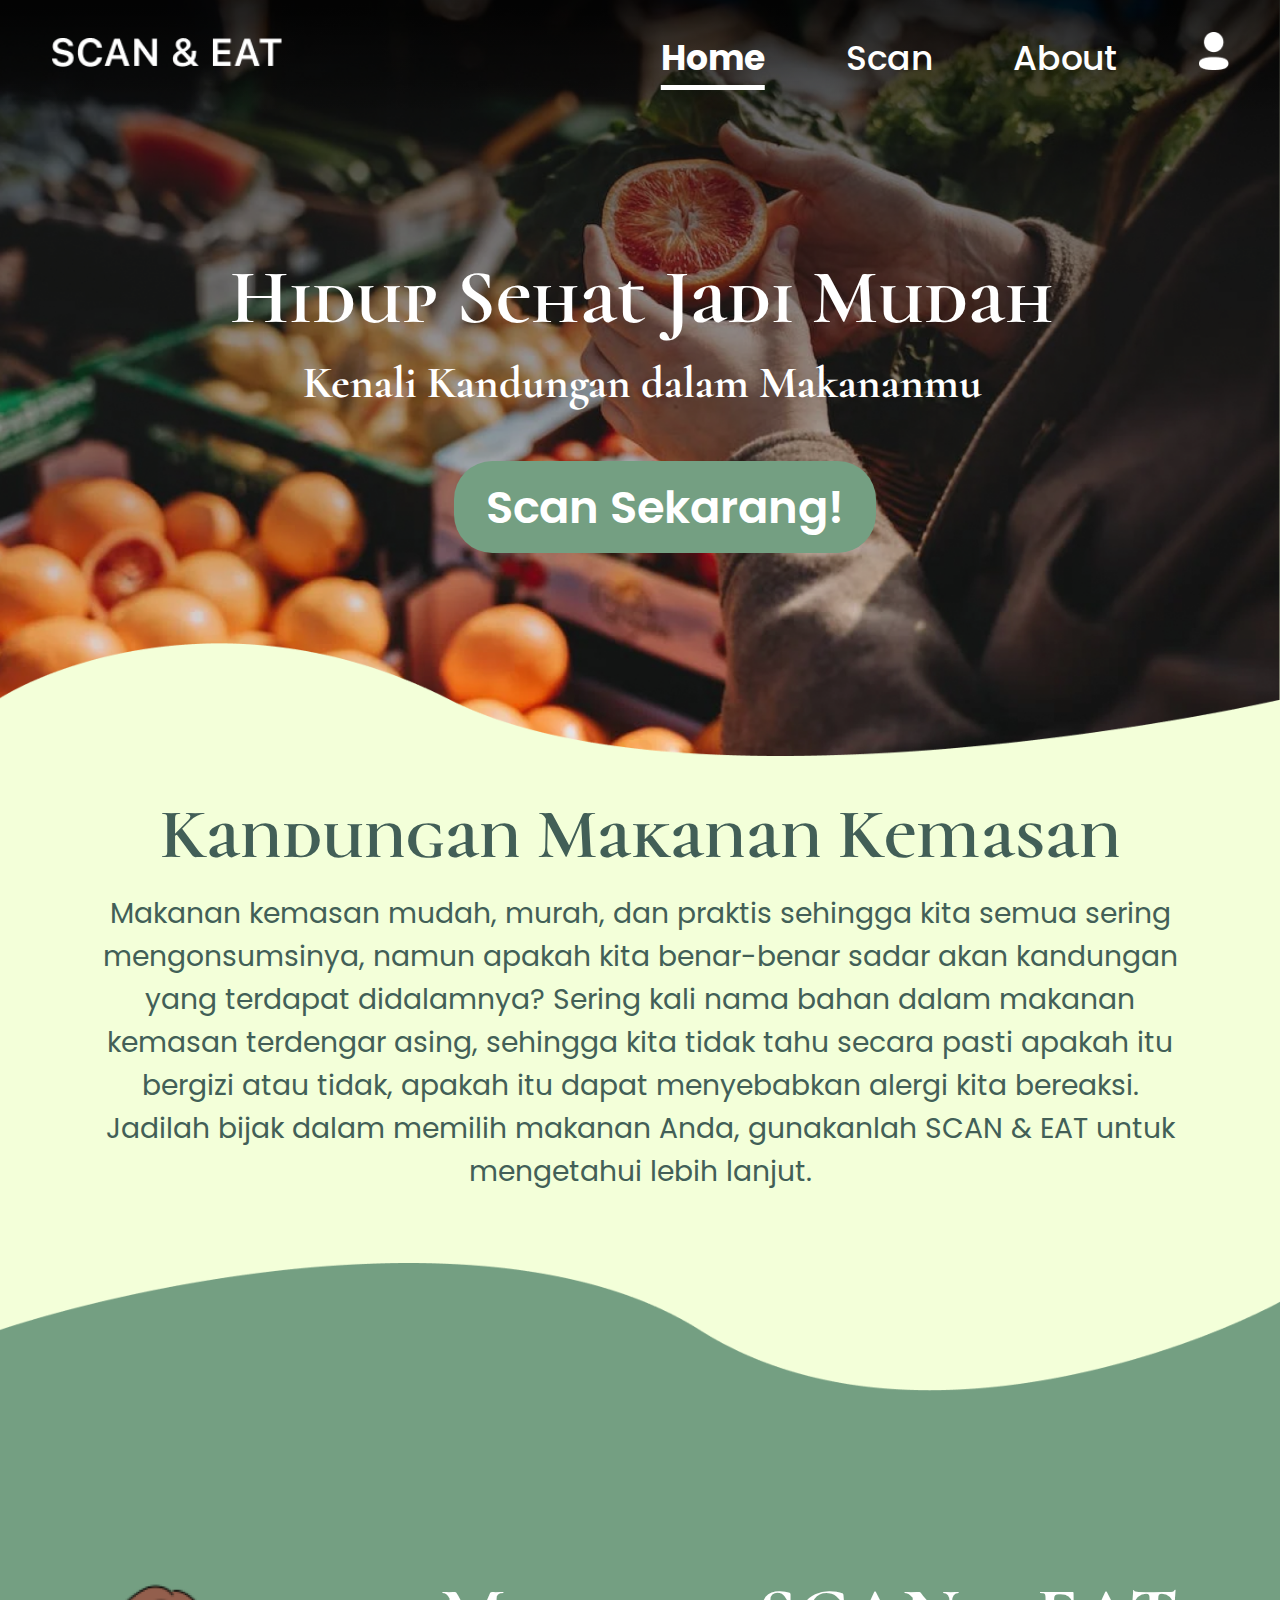
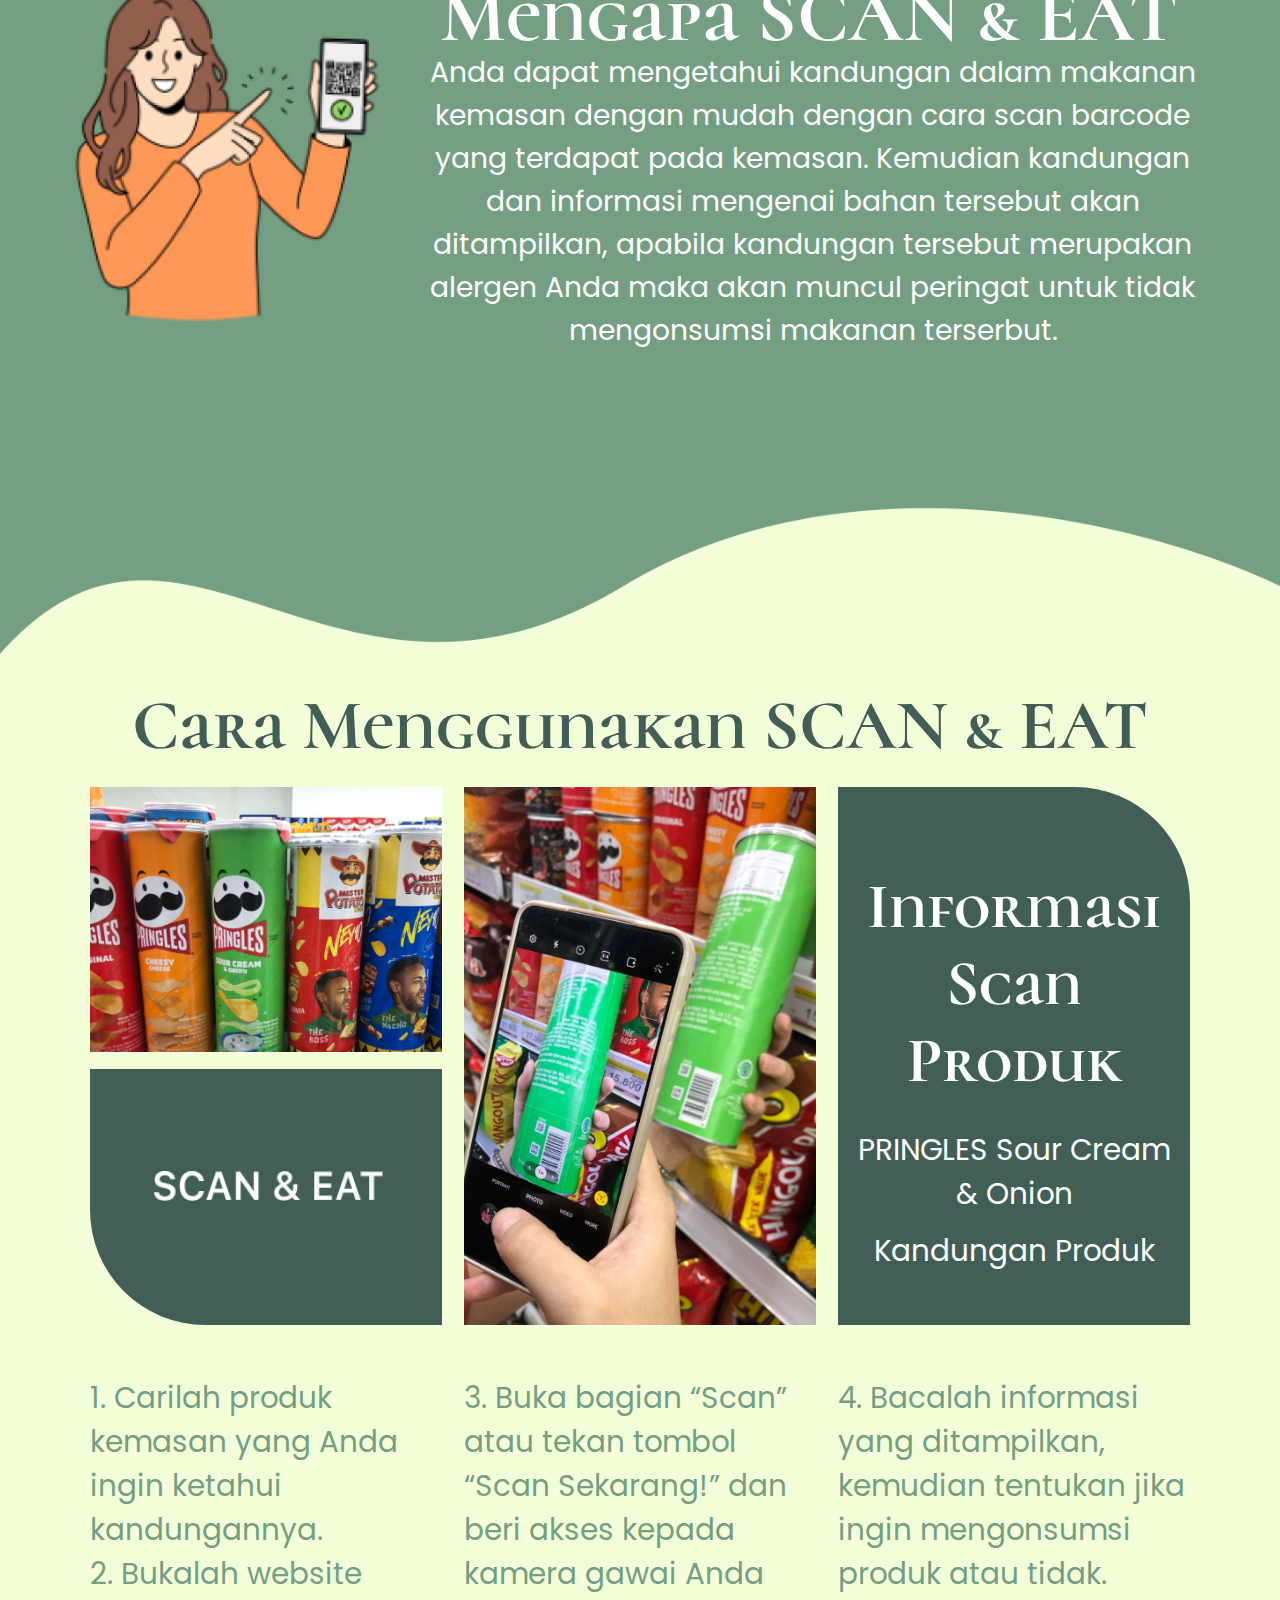
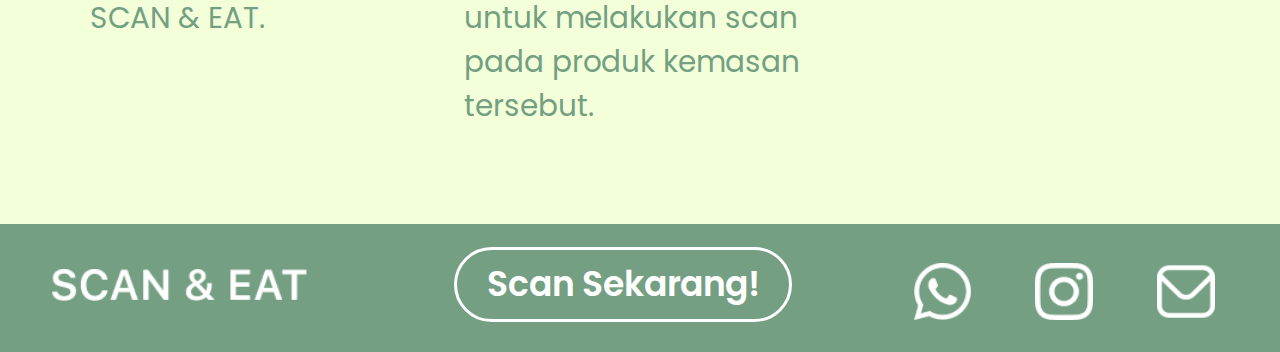
<file: index.html>
<!DOCTYPE html>
<html lang="en">
<head>
    <meta charset="UTF-8">
    <meta http-equiv="X-UA-Compatible" content="IE=edge">
    <meta name="viewport" content="width=device-width, initial-scale=1.0">
    <title>Scan & Eat</title>

    <link rel="stylesheet" href="style.css">
    <link rel="preconnect" href="https://fonts.googleapis.com">
    <link rel="preconnect" href="https://fonts.gstatic.com" crossorigin>
    <link href="https://fonts.googleapis.com/css2?family=Cormorant+Unicase:wght@600&family=Cormorant:wght@600&family=Maven+Pro:wght@500&family=Poppins:wght@300&display=swap" rel="stylesheet">
</head>
<body>
    <div class="header_all">
        <div class="header_logo">
            <a href="index.html"><img src="img/SCAN & EAT.png" alt=""></a>
        </div>

        <ul>
            <a href="index.html"><li class="active">Home</li></a>
            <a href="Scan.php"><li>Scan</li></a>
            <a href="About.html"><li>About</li></a>
            <a href="Profile.php"><li><img src="img/Profile.png" alt="">
            </li></a>
        </ul>
        
        <img src="img/background_top.png" alt="">

        <div class="header_text">
            <h1 class="h1-white">Hidup Sehat Jadi Mudah</h1>
            <h2 class="h2-white">Kenali Kandungan dalam Makananmu</h2>
        </div>

        <a href="Scan.php">
            <div class="button-green">Scan Sekarang!</div>
        </a>
    </div>

    <div class="content_1">
        <h1 class="h1-green">Kandungan Makanan Kemasan</h1>
        <p class="paragraph_poppins">Makanan kemasan mudah, murah, dan praktis sehingga kita semua sering mengonsumsinya, namun apakah kita benar-benar sadar akan kandungan yang terdapat didalamnya? Sering kali nama bahan dalam makanan kemasan terdengar asing, sehingga kita tidak tahu secara pasti apakah itu bergizi atau tidak, apakah itu dapat menyebabkan alergi kita bereaksi. Jadilah bijak dalam memilih makanan Anda, gunakanlah SCAN & EAT untuk mengetahui lebih lanjut.</p>
    </div>

    <div class="content_2">
        <img src="img/home-below.png" alt="">

        <div class="content_2_inner">
            <img src="img/content_2_img.png" alt="">
            <h1 class="h1-white">Mengapa SCAN & EAT</h1>
            <p class="paragraph_poppins">Anda dapat mengetahui kandungan dalam makanan kemasan dengan mudah dengan cara scan barcode yang terdapat pada kemasan. Kemudian kandungan dan informasi mengenai bahan tersebut akan ditampilkan, apabila kandungan tersebut merupakan alergen Anda maka akan muncul peringat untuk tidak mengonsumsi makanan terserbut.</p>
        </div>
    </div>

    <div class="content_3">
        <h1 class="h1-green">Cara Menggunakan SCAN & EAT</h1>
        
        <!-- temp -->
        <div class="gallery">
            <div class="gallery_1">
                <img src="img/gallery1.png" alt="">

            </div>

            <div class="gallery_2">
                <img src="img/gallery2.png" alt="">
            </div>

            <div class="gallery_3">
                <h1 class="h1-white">Informasi Scan Produk</h1>
                <p class="paragraph_poppins">PRINGLES Sour Cream & Onion</p>
                <p class="paragraph_poppins">Kandungan Produk</p>
            </div>

            <div class="gallery_4">
                <img src="img/SCAN & EAT.png" alt="">
            </div>
        </div>
    </div>

    <div class="content_4">
        <div class="text_col1">
            <p class="paragraph_poppins">1. Carilah produk kemasan yang Anda ingin ketahui kandungannya.</p>

            <p class="paragraph_poppins">2. Bukalah website SCAN & EAT.</p>
        </div>

        <div class="text_col2">
            <p class="paragraph_poppins">3. Buka bagian “Scan” atau tekan tombol “Scan Sekarang!” dan beri akses kepada kamera gawai Anda untuk melakukan scan pada produk kemasan tersebut.</p>
        </div>

        <div class="text_col3">
            <p class="paragraph_poppins">4. Bacalah informasi yang ditampilkan, kemudian tentukan jika ingin mengonsumsi produk atau tidak.</p>
        </div>
    </div>

    <div class="footer">
        <a href="index.html"><img class="footer_brandLogo" src="img/SCAN & EAT.png" alt=""></a>

        <a href="Scan.php">
            <div class="button-white-hollow">Scan Sekarang!</div>
        </a>

        
        <div class="footer_logos">
            <a href="whatsapp://send?text=Hello%20World!">
                <img src="img/whatsapp.png" alt="">
            </a>
    
            <a href="https://www.instagram.com/binusuniversityofficial/" target="_blank">
                <img src="img/instagram.png" alt="">
            </a>
    
            <a href="https://mail.google.com" target="_blank">
                <img src="img/email.png" alt="">
            </a>
        </div>
    </div>
</body>
</html>
</file>
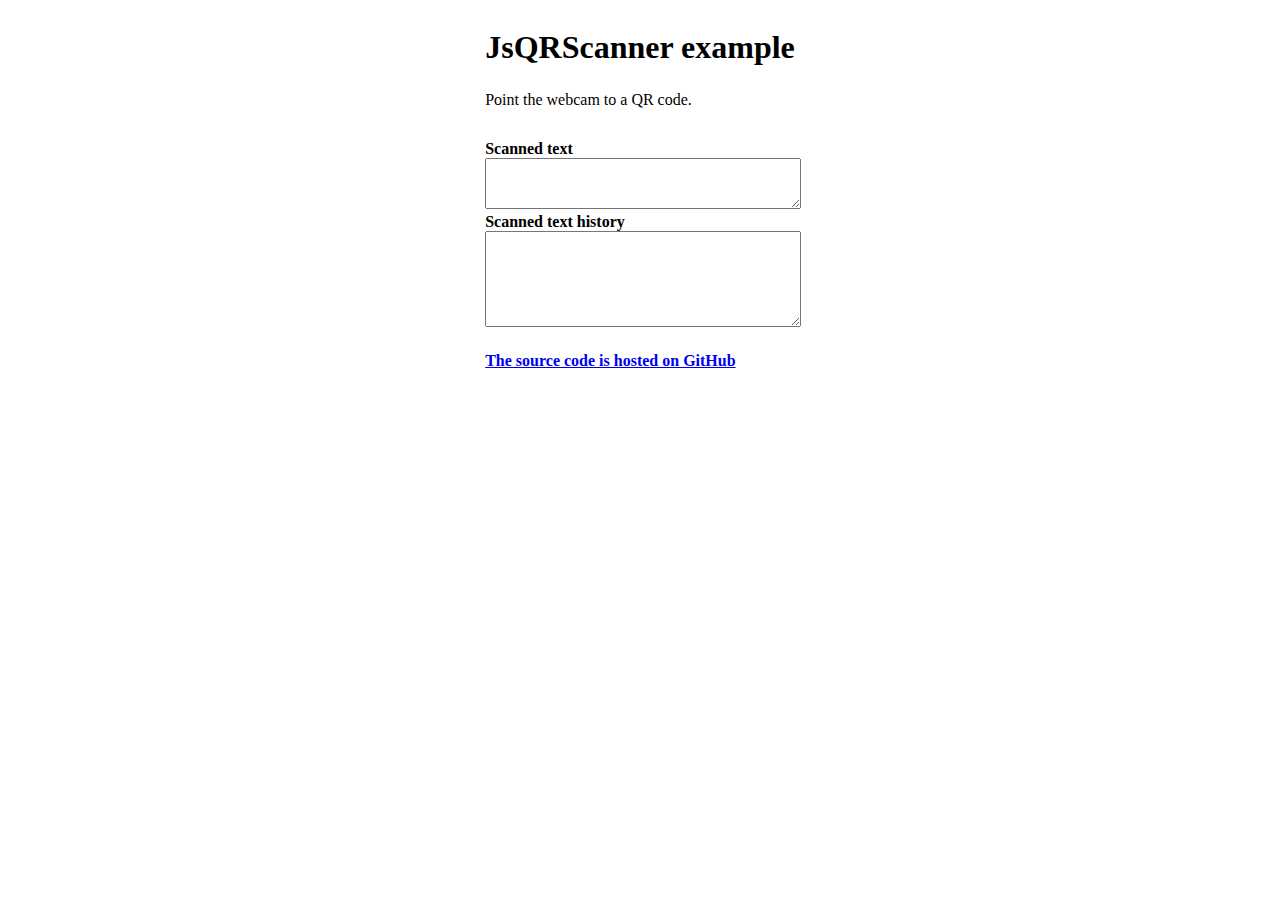
<file: JsQRScanner-master/JsQRScanner-master/src/main/webapp/Index.html>
<!doctype html>
<!-- The DOCTYPE declaration above will set the     -->
<!-- browser's rendering engine into                -->
<!-- "Standards Mode". Replacing this declaration   -->
<!-- with a "Quirks Mode" doctype is not supported. -->

<html>
  <head>
    <meta http-equiv="content-type" content="text/html; charset=UTF-8">
    <meta name="viewport" content="width=device-width, initial-scale=1.0">
    <meta name="author" content="Janusz Białobrzewski" />
    <!--                                                               -->
    <!-- Consider inlining CSS to reduce the number of requested files -->
    <!--                                                               -->
    <link type="text/css" rel="stylesheet" href="JsQRScanner.css">

    <!--                                           -->
    <!-- Any title is fine                         -->
    <!--                                           -->
    <title>JsQRScanner example</title>
    
    <!--                                           -->
    <!-- This script loads your compiled module.   -->
    <script type="text/javascript" src="file:///C:/d/projekty/jsQRScanner/war/jsqrscanner/jsqrscanner.nocache.js"></script>
  </head>

  <body>

    <!-- RECOMMENDED if your web app will not function without JavaScript enabled -->
    <noscript>
      <div style="width: 22em; position: absolute; left: 50%; margin-left: -11em; color: red; background-color: white; border: 1px solid red; padding: 4px; font-family: sans-serif">
        Your web browser must have JavaScript enabled
        in order for this application to display correctly.
      </div>
    </noscript>

    <div class="row-element-set row-element-set-QRScanner">
      <h1>JsQRScanner example</h1>
      <div class="row-element">
        <div class="FlexPanel detailsPanel QRScannerShort">
          <div class="FlexPanel shortInfoPanel">
            <div class="gwt-HTML">
              Point the webcam to a QR code.
            </div>
          </div>
        </div>
      </div>
      <br>
      <div class="row-element">
        <div class="qrscanner" id="scanner">
        </div>
      </div>
      <div class="row-element">
        <div class="form-field form-field-memo">
          <div class="form-field-caption-panel">
            <div class="gwt-Label form-field-caption">
              Scanned text
            </div>
          </div>
          <div class="FlexPanel form-field-input-panel">
            <textarea id="scannedTextMemo" class="textInput form-memo form-field-input textInput-readonly" rows="3" readonly>
            </textarea>
          </div>
        </div>
        <div class="form-field form-field-memo">
          <div class="form-field-caption-panel">
            <div class="gwt-Label form-field-caption">
              Scanned text history
            </div>
          </div>
          <div class="FlexPanel form-field-input-panel">
            <textarea id="scannedTextMemoHist" class="textInput form-memo form-field-input textInput-readonly" value="" rows="6" readonly>
            </textarea>
          </div>
        </div>
      </div>
      <br>
      <a style="font-weight: bold;" href="https://github.com/jbialobr/JsQRScanner">The source code is hosted on GitHub</a>
    </div>
  <script type="text/javascript">
    function onQRCodeScanned(scannedText)
    {
    	var scannedTextMemo = document.getElementById("scannedTextMemo");
    	if(scannedTextMemo)
    	{
    		scannedTextMemo.value = scannedText;
    	}
    	var scannedTextMemoHist = document.getElementById("scannedTextMemoHist");
    	if(scannedTextMemoHist)
    	{
    		scannedTextMemoHist.value = scannedTextMemoHist.value + '\n' + scannedText;
    	}
    }
    
    function provideVideo()
    {
        var n = navigator;

        if (n.mediaDevices && n.mediaDevices.getUserMedia)
        {
          return n.mediaDevices.getUserMedia({
            video: {
              facingMode: "environment"
            },
            audio: false
          });
        } 
        
        return Promise.reject('Your browser does not support getUserMedia');
    }

    function provideVideoQQ()
    {
        return navigator.mediaDevices.enumerateDevices()
        .then(function(devices) {
            var exCameras = [];
            devices.forEach(function(device) {
            if (device.kind === 'videoinput') {
              exCameras.push(device.deviceId)
            }
         });
            
            return Promise.resolve(exCameras);
        }).then(function(ids){
            if(ids.length === 0)
            {
              return Promise.reject('Could not find a webcam');
            }
            
            return navigator.mediaDevices.getUserMedia({
                video: {
                  'optional': [{
                    'sourceId': ids.length === 1 ? ids[0] : ids[1]//this way QQ browser opens the rear camera
                    }]
                }
            });        
        });                
    }
    
    //this function will be called when JsQRScanner is ready to use
    function JsQRScannerReady()
    {
        //create a new scanner passing to it a callback function that will be invoked when
        //the scanner succesfully scan a QR code
        var jbScanner = new JsQRScanner(onQRCodeScanned);
        //var jbScanner = new JsQRScanner(onQRCodeScanned, provideVideo);
        //reduce the size of analyzed image to increase performance on mobile devices
        jbScanner.setSnapImageMaxSize(300);
    	var scannerParentElement = document.getElementById("scanner");
    	if(scannerParentElement)
    	{
    	    //append the jbScanner to an existing DOM element
    		jbScanner.appendTo(scannerParentElement);
    	}        
    }
  </script>    
  </body>
</html>
</file>
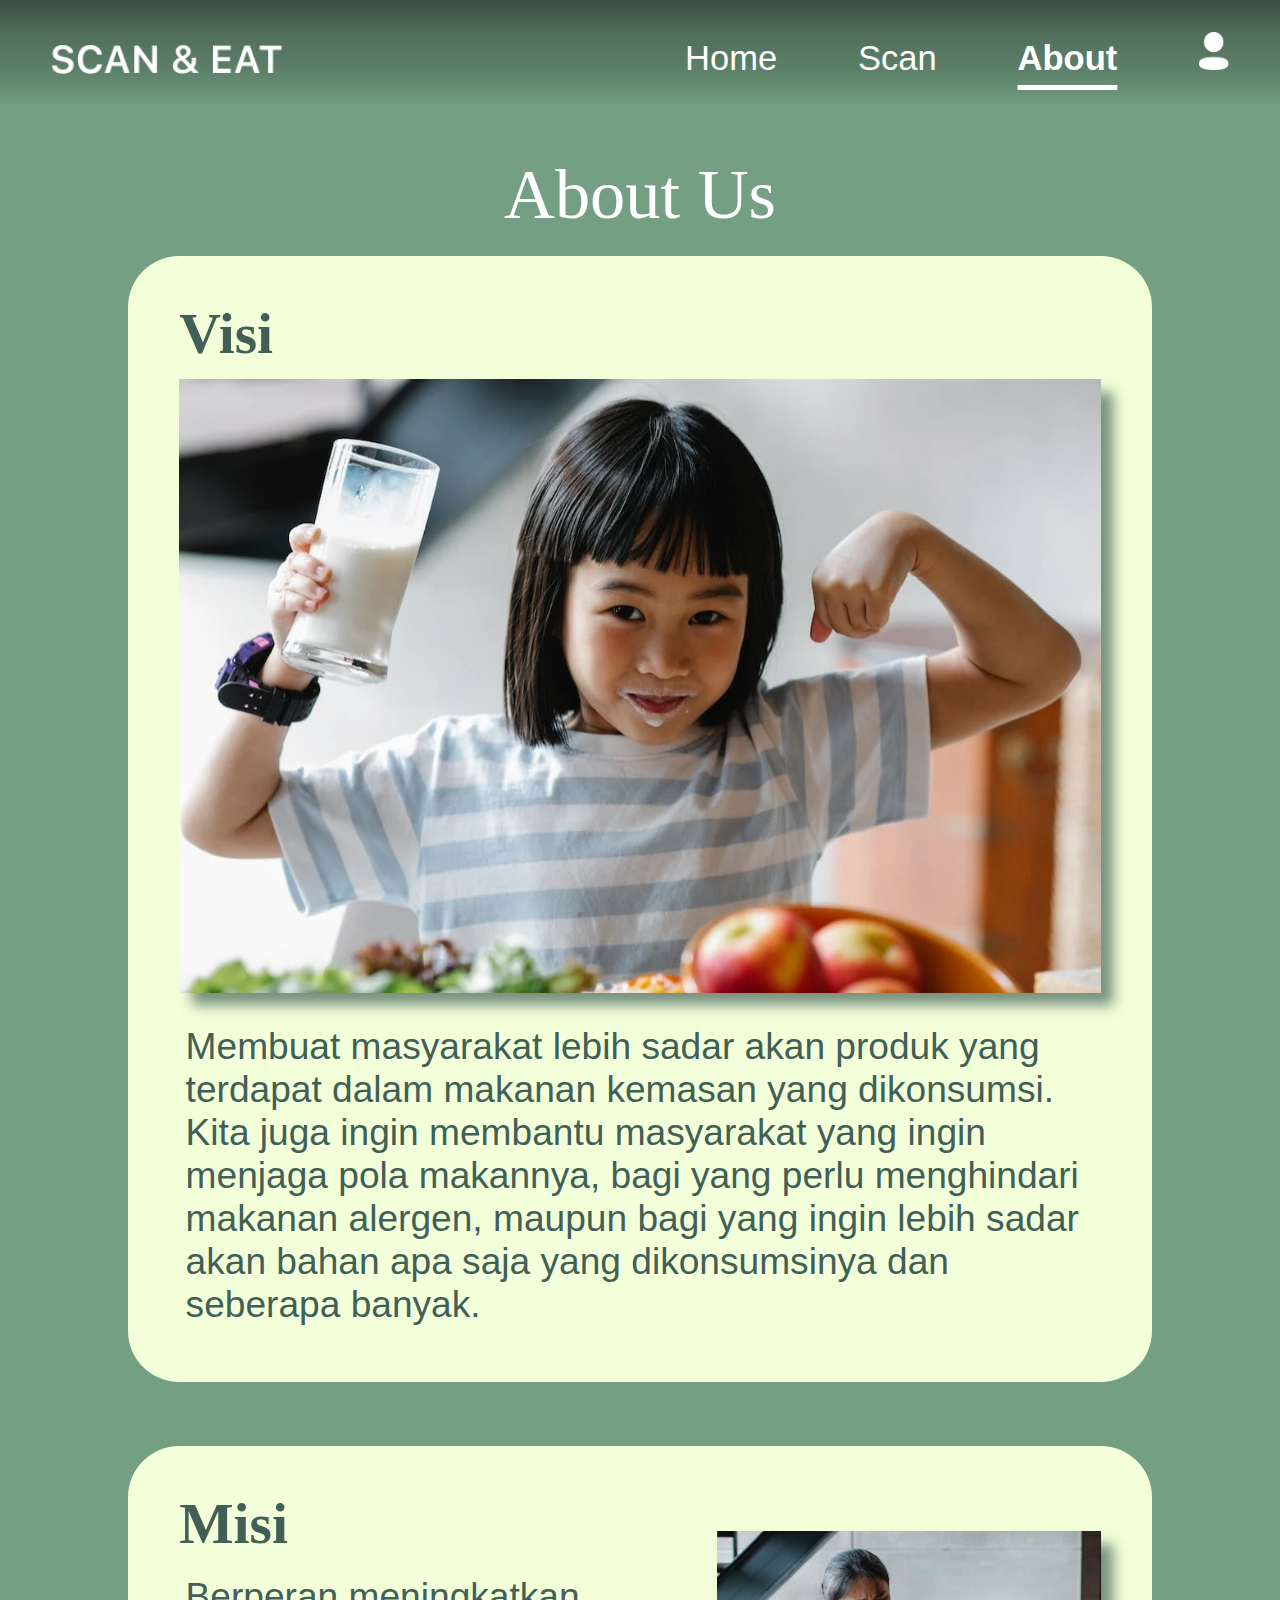
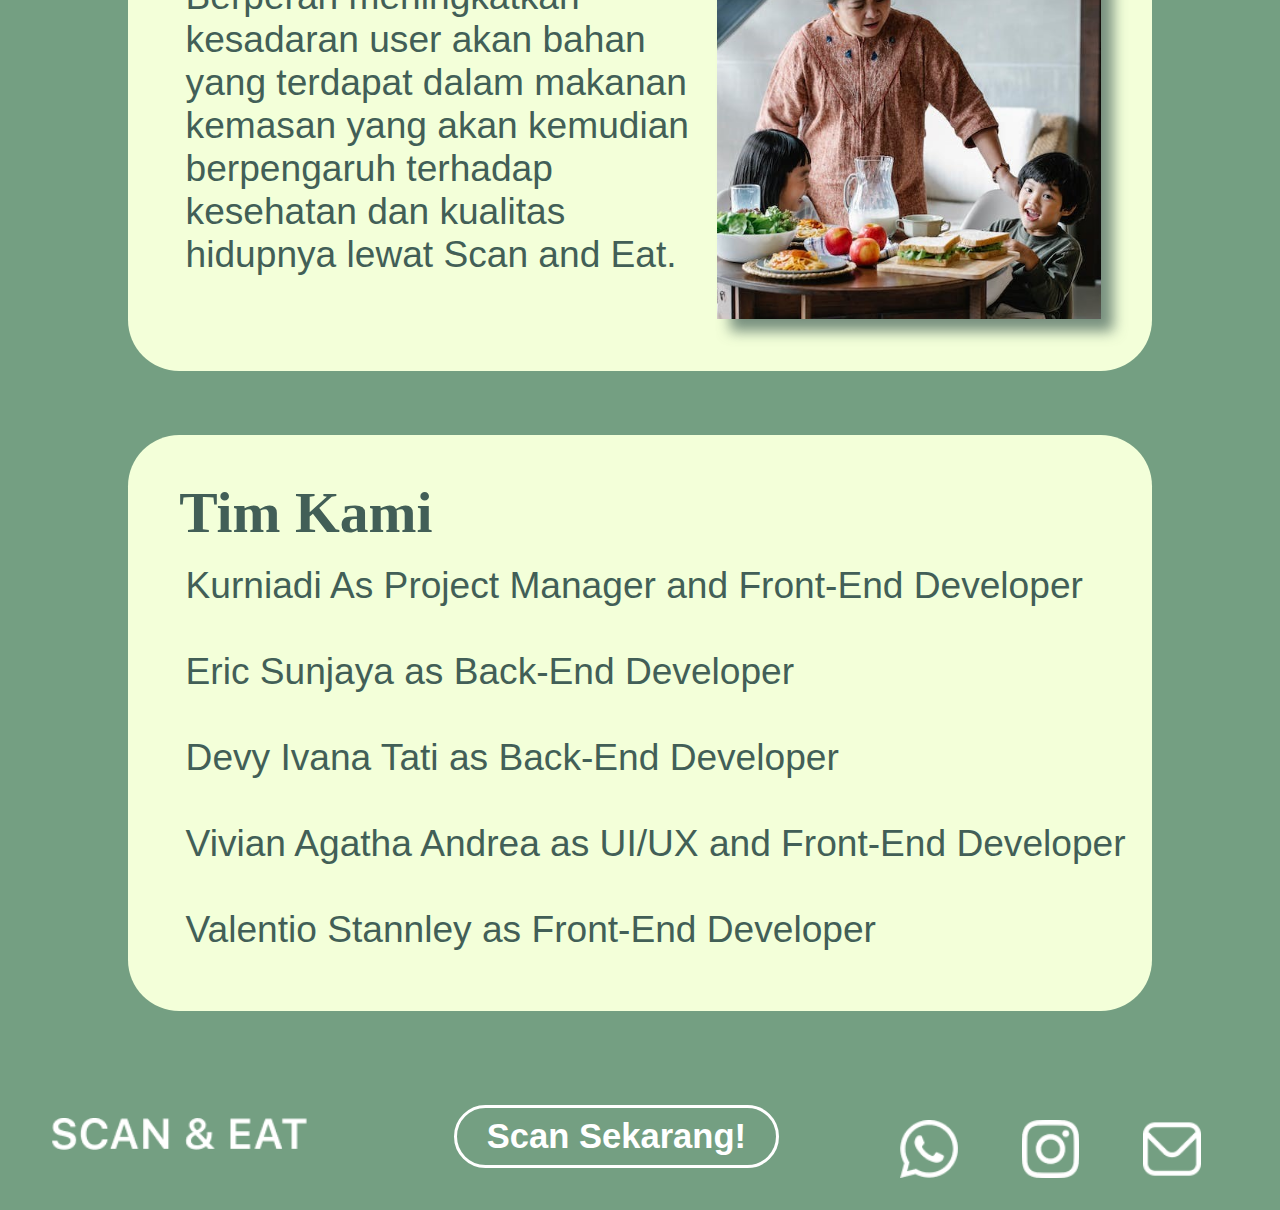
<file: About.html>
<!DOCTYPE html>
<html lang="en">
<head>
    <meta charset="UTF-8">
    <meta http-equiv="X-UA-Compatible" content="IE=edge">
    <meta name="viewport" content="width=device-width, initial-scale=1.0">
    <title>Document</title>
    <link rel="stylesheet" href="AboutUs-Style.css">
</head>
<body>
    <div class="header_all">
        <div class="header_logo">
            <a href="index.html"><img src="img/SCAN & EAT.png" alt=""></a>
        </div>

        <ul>
            <a href="index.html"><li>Home</li></a>
            <a href="Scan.php"><li>Scan</li></a>
            <a href="About.html"><li class="active">About</li></a>
            <a href="Profile.php"><li><img src="img/Profile.png" alt="">
            </li></a>
        </ul>
    </div>

    <div class="h1-white">About Us</div>

    <div class="scan-contents"> 
        <div class="content1">
            <div class="h2-green contentText-SubHeader">Visi</div>
            <p class="paragraph_poppins contentText-Paragraph1">Membuat masyarakat lebih sadar akan produk yang terdapat dalam makanan kemasan yang dikonsumsi. Kita juga ingin membantu masyarakat yang ingin menjaga pola makannya, bagi yang perlu menghindari makanan alergen, maupun bagi yang ingin lebih sadar akan bahan apa saja yang dikonsumsinya dan seberapa banyak.</p>
            <img src="img/visi-img.webp" alt="">
        </div>

        <div class="content2">
            <div class="h2-green contentText-SubHeader">Misi</div>
            <p class="paragraph_poppins contentText-Paragraph2">Berperan meningkatkan kesadaran user akan bahan yang terdapat dalam makanan kemasan yang akan kemudian berpengaruh terhadap kesehatan dan kualitas hidupnya lewat Scan and Eat.</p>
            <img src="img/misi-img.jpeg" alt="">
        </div>

        <div class="content3">
            <div class="h2-green contentText-SubHeader">Tim Kami</div>
            <p class="paragraph_poppins contentText-Paragraph3">Kurniadi As Project Manager and Front-End Developer <br><br>
            Eric Sunjaya as Back-End Developer <br><br>
            Devy Ivana Tati as Back-End Developer <br><br>
            Vivian Agatha Andrea as UI/UX and Front-End Developer <br><br>
            Valentio Stannley as Front-End Developer</p>
        </div>
    </div>

    <div class="footer">
        <a href="index.html"><img class="footer_brandLogo" src="img/SCAN & EAT.png" alt=""></a>

        <a href="Scan.php">
            <div class="button-white-hollow">Scan Sekarang!</div>
        </a>

        
        <div class="footer_logos">
            <a href="whatsapp://send?text=Hello%20World!">
                <img src="img/whatsapp.png" alt="">
            </a>
    
            <a href="https://www.instagram.com/binusuniversityofficial/" target="_blank">
                <img src="img/instagram.png" alt="">
            </a>
    
            <a href="https://mail.google.com" target="_blank">
                <img src="img/email.png" alt="">
            </a>
        </div>
    </div>


    <!-- <div class="about-us screen">
        <div class="header-box">
            <div class="isi-header">
                <div class="scan-eat">SCAN & EAT</div>
                <div class="home">Home</div>
                <div class="scan">Scan</div>
                <div class="about">About</div>
                <img class="search" src="/Assets/Search.svg" alt="search">
                <img class="profile" src="/Assets/Profile.svg" alt="Profile">
            </div>
        </div>
        <h1 class="title-about-us">About Us</h1>
        <div class="box-kuning-1">
            <div class="text-container1">
                <div class="box-hijau-logo">
                    <h1 class="scan-eat-1 scan-eat-style">SCAN & EAT</h1>
                </div>
                <p class="tentangSNE">
                    Lorem ipsum dolor sit amet consectetur. Amet enim pellentesque venenatis 
                    blandit. Tincidunt elementum platea maecenas tellus libero 
                    gravida. Mi sociis congue sit scelerisque nisi sagittis sit imperdiet egestas. 
                    Lacinia morbi odio pellentesque vitae tempor ut amet consequat.
                </p>                
            </div>
        </div>
        <div class="box-kuning-2">
            <p class="isi-box-2">
                Lorem ipsum dolor sit amet consectetur. Amet enim pellentesque venenatis 
                blandit. Tincidunt elementum platea maecenas tellus libero 
                gravida. Mi sociis congue sit scelerisque nisi sagittis sit imperdiet egestas. 
                Lacinia morbi odio pellentesque vitae tempor ut amet consequat.
            </p>
            <img class="gambarbox" src="/Assets/Box-2-AboutUs.png" alt="gambarbox2">
        </div>
        <div class="box-kuning-3">
            <img class="gambarbox" src="/Assets/Box-3-AboutUS.png" alt="gambarbox2">
            <p class="isi-box-3">
                Lorem ipsum dolor sit amet consectetur. Amet enim pellentesque venenatis 
                blandit. Tincidunt elementum platea maecenas tellus libero 
                gravida. Mi sociis congue sit scelerisque nisi sagittis sit imperdiet egestas. 
                Lacinia morbi odio pellentesque vitae tempor ut amet consequat.
            </p>
        </div>
        <footer>
            <div class="scan-eat-2">SCAN & EAT</div>
            <div class="button-scan-now">
                <button class="btnAB">Scan Sekarang!</button>
            </div>
            <div class="sosmed">
                <img class="item-sosmed" src="/Assets/whatsapp.png" alt="wa">
                <img class="item-sosmed" src="/Assets/Instagram.png" alt="ig">
                <img class="item-sosmed" src="/Assets/Email.png" alt="email">
            </div>
        </footer>
    </div> -->
</body>
</html>
</file>
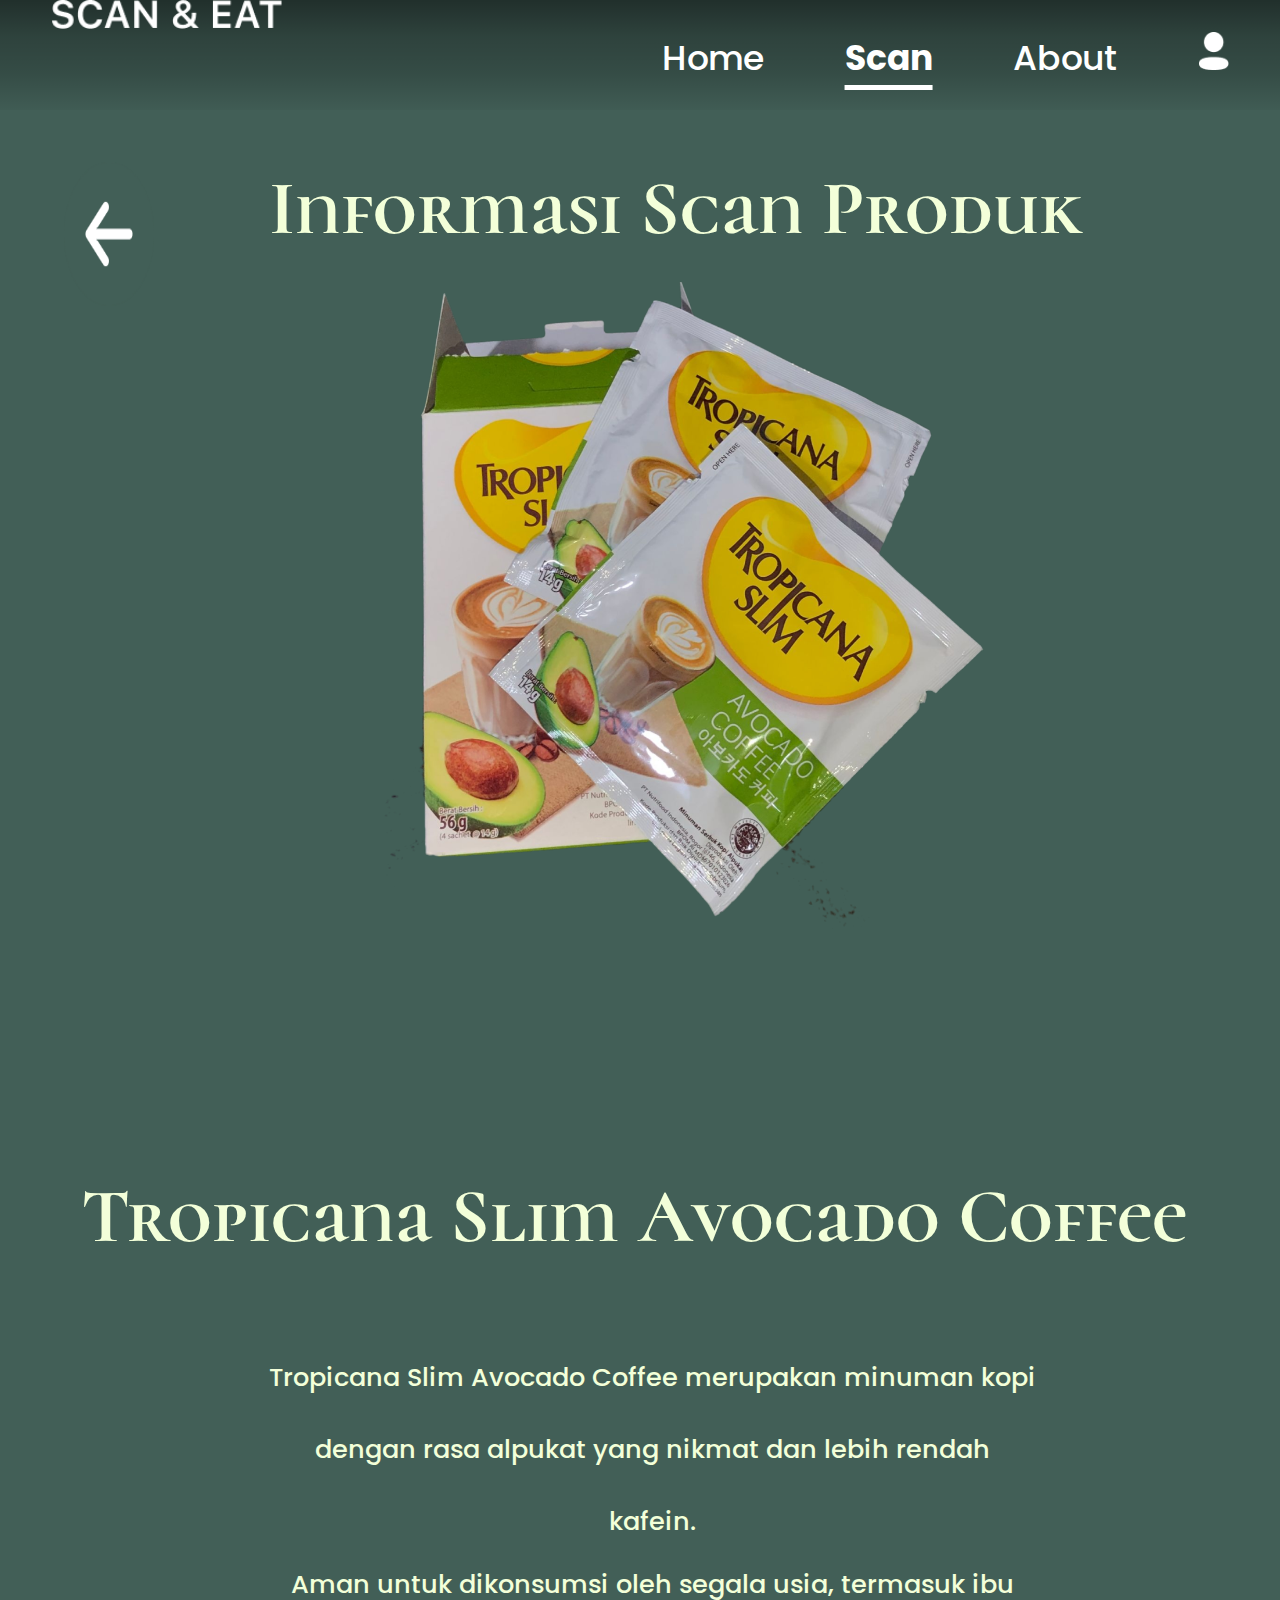
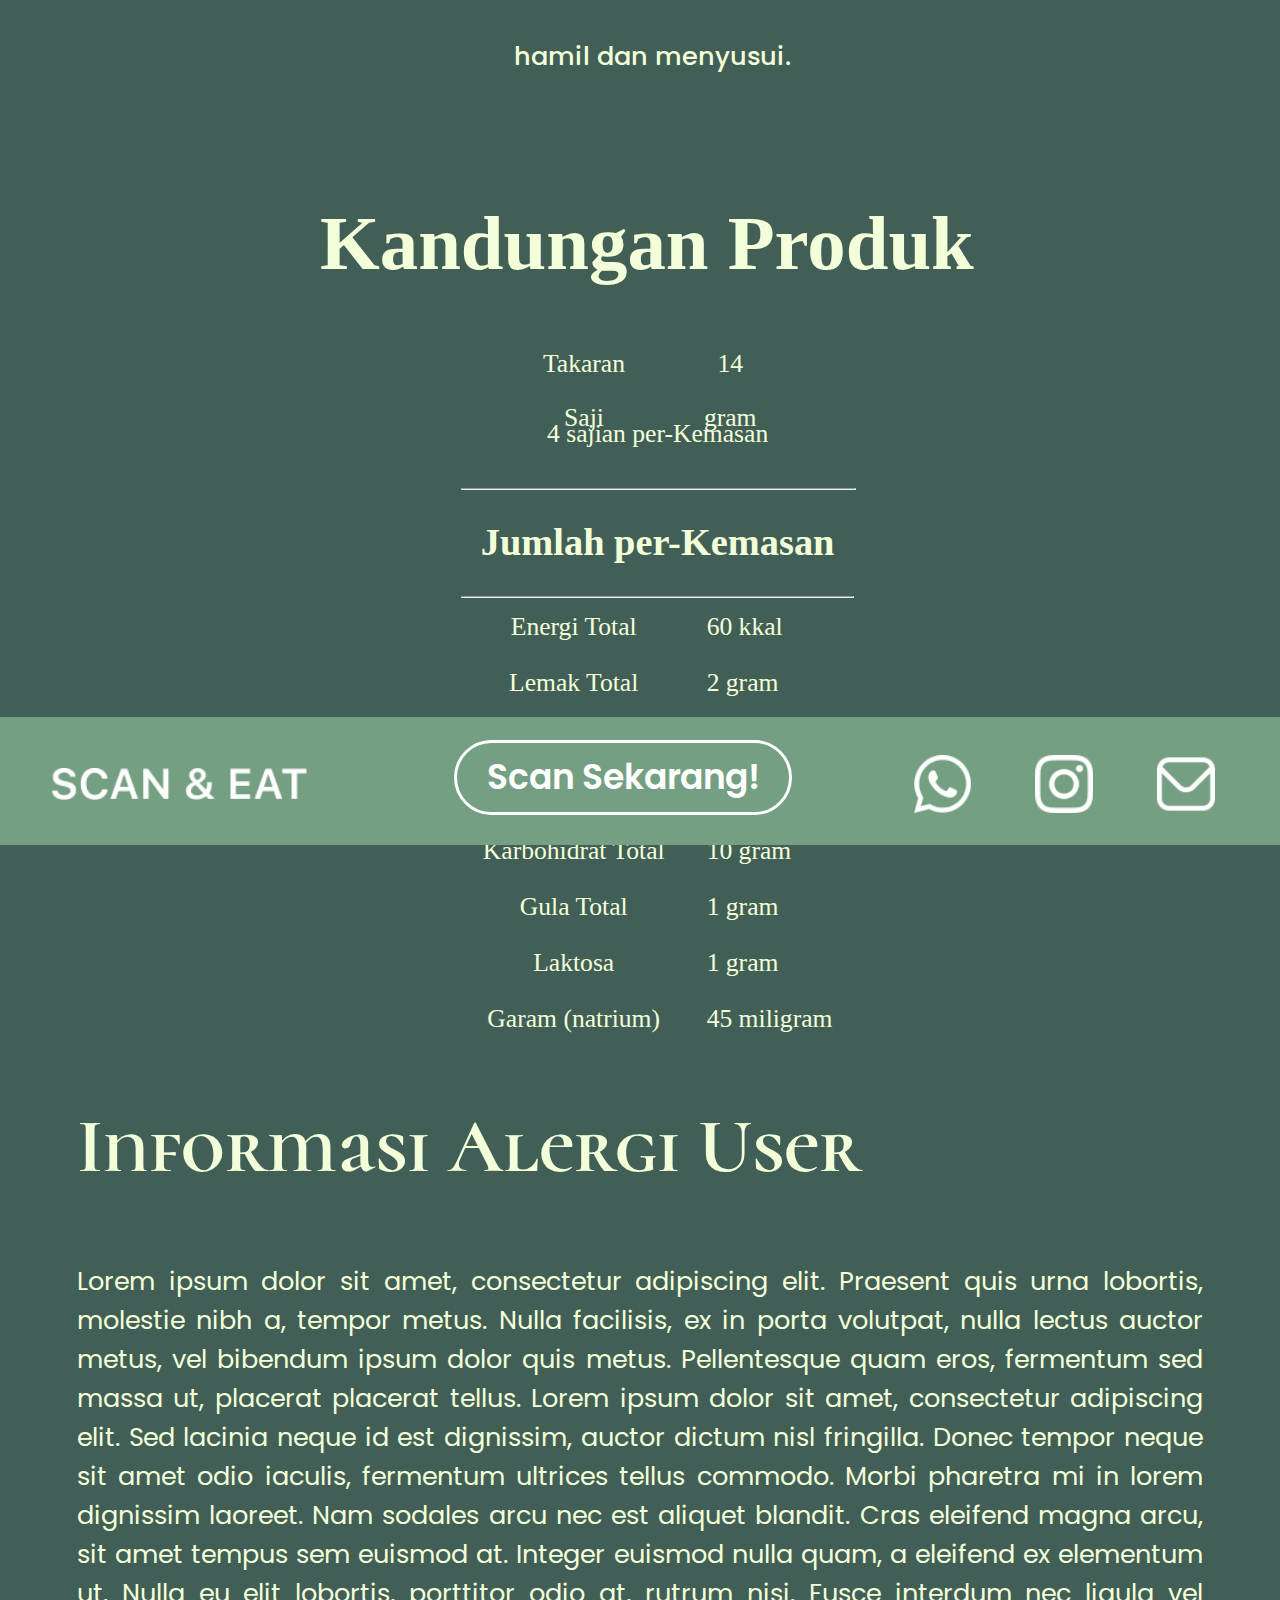
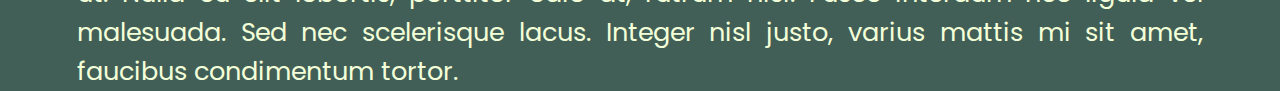
<file: ProductInfo.html>
<!DOCTYPE html>
<html lang="en">
<head>
    <meta charset="UTF-8">
    <meta http-equiv="X-UA-Compatible" content="IE=edge">
    <meta name="viewport" content="width=device-width, initial-scale=1.0">
    <link rel="stylesheet" href="ProductInfo-Style.css">
    <title>Document</title>
</head>
<body>
    <div class="header_all">
        <div class="header_logo">
            <a href="index.html"><img src="img/SCAN & EAT.png" alt=""></a>
        </div>

        <ul>
            <a href="index.html"><li >Home</li></a>
            <a href="Scan.php"><li class="active">Scan</li></a>
            <a href="About.html"><li>About</li></a>
            <a href="Profile.php"><li><img src="img/Profile.png" alt="">
            </li></a>
        </ul>
    </div>

    <div class="content">
        <img class="BackButton" src="/Assets/BackButton.png" alt="BackButton">
        <h1 class="judul-content">Informasi Scan Produk</h1>
    </div>

    <div class ="foto-produk">
        <img src="/Assets/TropicaNaslim.png" alt="">
    </div>


    <div class="deskripsi-produk">
        <h1 class="nama-produk">Tropicana Slim Avocado Coffee</h1>
        <p class="des1">Tropicana Slim Avocado Coffee merupakan minuman kopi dengan rasa alpukat yang nikmat dan lebih rendah kafein.</p>
        <p class="des2">Aman untuk dikonsumsi oleh  segala usia, termasuk ibu hamil dan menyusui.</p>
    </div>

    <div class="kandungan-produk">
        <h1 class="judul-kandungan">Kandungan Produk</h1>
    </div>

    <div class="detail-kandungan">
        <table class="table1">
            <tr>
                <td id="kiri">Takaran Saji</td>
                <td>14 gram</td>
            </tr>
            
        </table>

        <div class="info-saji">
            <p class = "info-sajian">4 sajian per-Kemasan</p>
            <hr>
            <!-- <br> -->
            <h2 class="judul-perkemasan">Jumlah per-Kemasan</h2>
        </div>
        
        <table class="table2">
            <tr class="atas">
                <td id="kiri">Energi Total</td>
                <td>60 kkal</td>
            </tr>
            <!-- <hr style="width:80%;"> -->
            <hr>
            
            <tr>
                <td id="kiri">Lemak Total</td>
                <td>2 gram</td> 
            </tr>
            <tr>
                <td id="kiri">Lemak Jenuh</td>
                <td>2 gram</td>
            </tr>
            <tr>
                <td id="kiri">Protein</td>
                <td>1 gram</td>
            </tr>
            <tr>
                <td id="kiri">Karbohidrat Total</td>
                <td>10 gram</td>
            </tr>
            <tr>
                <td id="kiri">Gula Total</td>
                <td>1 gram</td>
            </tr>
            <tr>
                <td id="kiri">Laktosa</td>
                <td>1 gram</td>
            </tr>
            <tr>
                <td id="kiri">Garam (natrium)</td>
                <td>45 miligram</td>
            </tr>      
        </table>
    </div>

    <div class="informasi-user">
        <h1 class="judul-informasi">Informasi Alergi User</h1>
        <p class="isi-informasi">Lorem ipsum dolor sit amet, consectetur adipiscing elit. Praesent quis urna lobortis, molestie nibh a, tempor metus. Nulla facilisis, ex in porta volutpat, nulla lectus auctor metus, vel bibendum ipsum dolor quis metus. Pellentesque quam eros, fermentum sed massa ut, placerat placerat tellus. Lorem ipsum dolor sit amet, consectetur adipiscing elit. Sed lacinia neque id est dignissim, auctor dictum nisl fringilla. Donec tempor neque sit amet odio iaculis, fermentum ultrices tellus commodo. Morbi pharetra mi in lorem dignissim laoreet. Nam sodales arcu nec est aliquet blandit. Cras eleifend magna arcu, sit amet tempus sem euismod at. Integer euismod nulla quam, a eleifend ex elementum ut. Nulla eu elit lobortis, porttitor odio at, rutrum nisi. Fusce interdum nec ligula vel malesuada. Sed nec scelerisque lacus. Integer nisl justo, varius mattis mi sit amet, faucibus condimentum tortor.</p>
    </div>


    <div class="footer">
        <a href="index.html"><img class="footer_brandLogo" src="img/SCAN & EAT.png" alt=""></a>

        <a href="Scan.php">
            <div class="button-white-hollow">Scan Sekarang!</div>
        </a>

        
        <div class="footer_logos">
            <a href="whatsapp://send?text=Hello%20World!">
                <img src="img/whatsapp.png" alt="">
            </a>
    
            <a href="https://www.instagram.com/binusuniversityofficial/" target="_blank">
                <img src="img/instagram.png" alt="">
            </a>
    
            <a href="https://mail.google.com" target="_blank">
                <img src="img/email.png" alt="">
            </a>
        </div>
    </div>
</body>
</html>
</file>
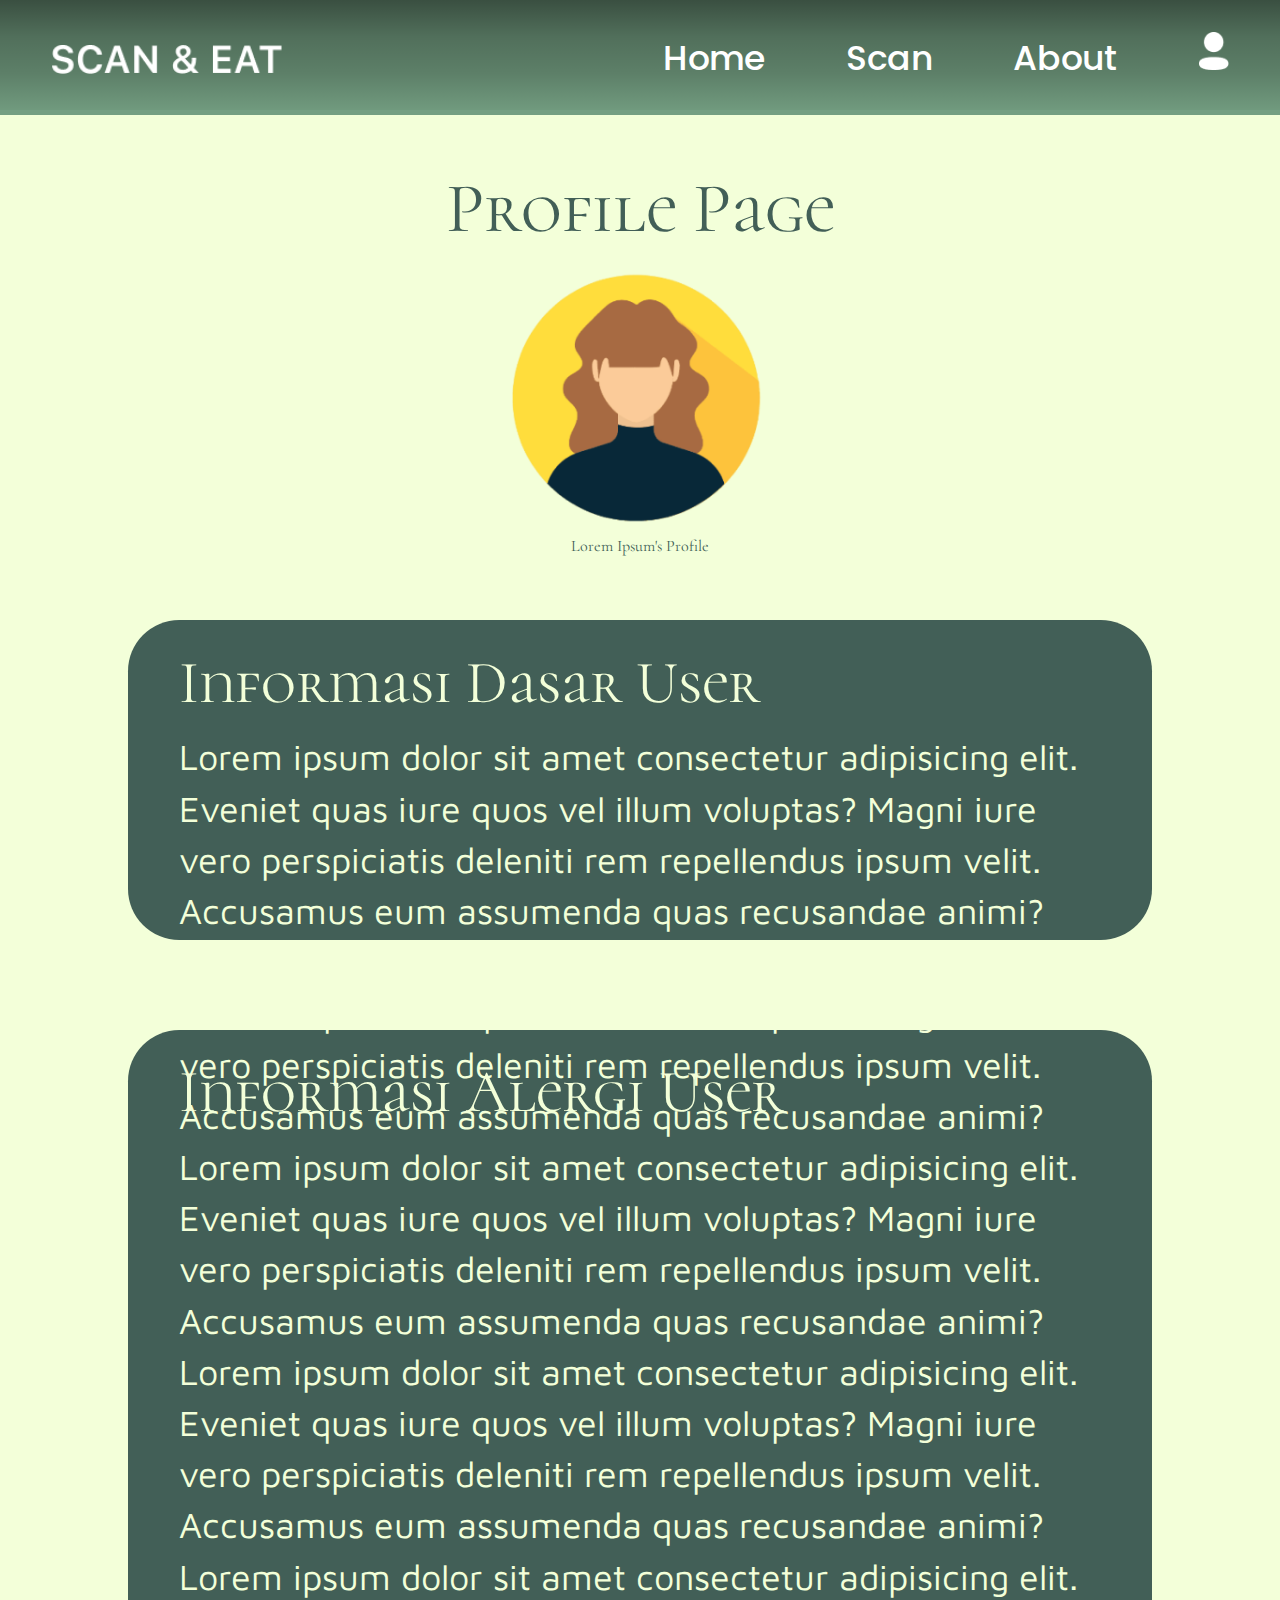
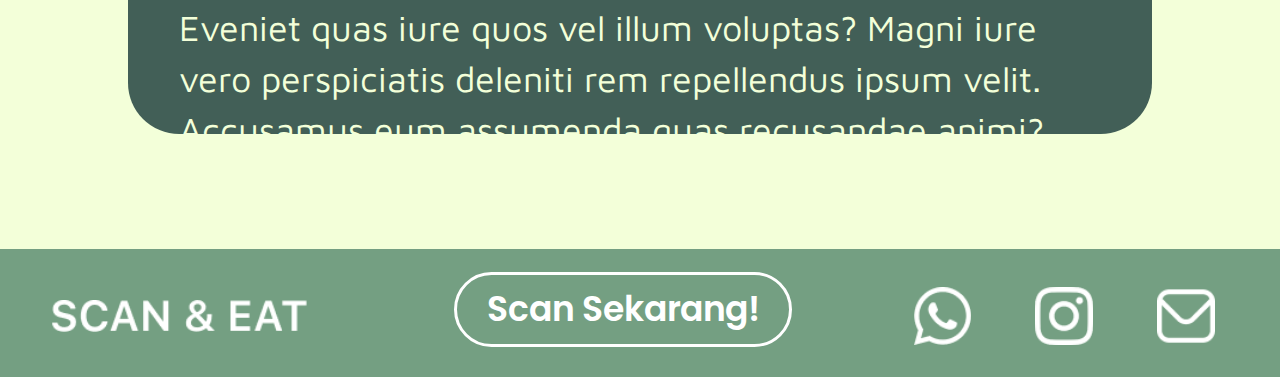
<file: Profile.html>
<!DOCTYPE html>
<html lang="en">
<head>
    <meta charset="UTF-8">
    <meta http-equiv="X-UA-Compatible" content="IE=edge">
    <meta name="viewport" content="width=device-width, initial-scale=1.0">

    <link rel="stylesheet" href="Profile-Style.css">
    <link rel="preconnect" href="https://fonts.googleapis.com">
    <link rel="preconnect" href="https://fonts.gstatic.com" crossorigin>
    <link href="https://fonts.googleapis.com/css2?family=Cormorant+Unicase:wght@600&family=Cormorant:ital,wght@0,100;1,600&family=Maven+Pro:wght@500&family=Poppins:wght@500&display=swap" rel="stylesheet">
</head>
<body>
    <div class="header_all">
        <div class="header_logo">
            <a href="index.html"><img src="img/SCAN & EAT.png" alt=""></a>
        </div>

        <ul>
            <a href="index.html"><li>Home</li></a>
            <a href="Scan.html"><li>Scan</li></a>
            <a href="About.html"><li>About</li></a>
            <a href="Profile.html"><li><img src="img/Profile.png" alt="">
            </li></a>
        </ul>

        <div class="background"></div>
    </div>

    <div class="profilePicture">
        <div class="h1-green title">Profile Page</div> 
        <img src="img/user.png" alt="">
        <div class="h2-green">Lorem Ipsum's Profile</div>
    </div>

    <div class="profile-Content">
        <div class="content1">
            <div class="h1-white content-title">Informasi Dasar User</div>
            <div class="paragraph_maven-pro content-paragraph">Lorem ipsum dolor sit amet consectetur adipisicing elit. Eveniet quas iure quos vel illum voluptas? Magni iure vero perspiciatis deleniti rem repellendus ipsum velit. Accusamus eum assumenda quas recusandae animi? Lorem ipsum dolor sit amet consectetur adipisicing elit. Eveniet quas iure quos vel illum voluptas? Magni iure vero perspiciatis deleniti rem repellendus ipsum velit. Accusamus eum assumenda quas recusandae animi?</div>
        </div>

        <div class="content2">
            <div class="h1-white content-title">Informasi Alergi User</div>
            <div class="paragraph_maven-pro content-paragraph">Lorem ipsum dolor sit amet consectetur adipisicing elit. Eveniet quas iure quos vel illum voluptas? Magni iure vero perspiciatis deleniti rem repellendus ipsum velit. Accusamus eum assumenda quas recusandae animi? Lorem ipsum dolor sit amet consectetur adipisicing elit. Eveniet quas iure quos vel illum voluptas? Magni iure vero perspiciatis deleniti rem repellendus ipsum velit. Accusamus eum assumenda quas recusandae animi? Lorem ipsum dolor sit amet consectetur adipisicing elit. Eveniet quas iure quos vel illum voluptas? Magni iure vero perspiciatis deleniti rem repellendus ipsum velit. Accusamus eum assumenda quas recusandae animi? Lorem ipsum dolor sit amet consectetur adipisicing elit. Eveniet quas iure quos vel illum voluptas? Magni iure vero perspiciatis deleniti rem repellendus ipsum velit.</div>
        </div>
    </div>

    <div class="footer">
        <img class="footer_brandLogo" src="img/SCAN & EAT.png" alt="">

        <a href="Scan.html">
            <div class="button-white-hollow">Scan Sekarang!</div>
        </a>

        
        <div class="footer_logos">
            <a href="">
                <img src="img/whatsapp.png" alt="">
            </a>
    
            <a href="">
                <img src="img/instagram.png" alt="">
            </a>
    
            <a href="">
                <img src="img/email.png" alt="">
            </a>
        </div>
    </div>
</body>
</html>
</file>
<file: style.css>
*{
    padding: 0;
    margin: 0;
}

body{
    background-color: rgb(243, 255, 217);
}

.h1-white {
    font-family: 'Cormorant Unicase', serif;
    color: white;
}

.h1-green {
    font-family: 'Cormorant Unicase', serif;
    color: rgb(66, 95, 87);
}

.h2-white {
    font-family: 'Cormorant', serif;
    color: white;
}

.h2-purple {
    font-family: 'Cormorant', serif;
    color: purple;
}

.paragraph_maven-pro {
    font-family: 'Maven Pro', sans-serif;
}

.paragraph_poppins {
    font-family: 'Poppins', sans-serif;
}

.header_all {
    text-align: right;
    width: 100%;
    position: relative;
    align-items: center;
    justify-content: center;
}

.header_all .header_logo img {
    margin-left: 4vw;
    width: 18vw;
    position: absolute;
    top: 5%;
    left: 0;
    z-index: 1;
}

ul {
    list-style-type: none;
    overflow: hidden;
    position: absolute;
    background-image: linear-gradient(rgba(0, 0, 0, 0.5), rgba(0, 0, 0, 0.3), rgba(0, 0, 0, 0.2), rgba(0, 0, 0, 0.03));
    width: 100%;
}

ul li {
    display: inline-block;
    text-align:right;
    text-decoration:none;
    color: white;
    margin: 2vw;
    margin-right: 4vw;
    right: 50%;
    font-size: 2.7vw;
    cursor: pointer;
    font-family: 'Poppins', sans-serif;
    font-weight: 500;
}

.active {
    font-weight: bold;
    text-decoration: underline;
    text-underline-offset: 1.2vw;
    text-decoration-thickness: .4vw;
}

ul li img {
    max-height: 3vw;
    margin-top: .5vw;
}

img {
    width: 100%;
}

.header_all .header_text {
    text-align: center;
    position: absolute;
    top: 33%;
    left: 18%;
}

.header_all .header_text .h1-white {
    font-size: 6vw;
    margin-bottom: 1vw;
}

.header_all .header_text .h2-white {
    font-size: 3.5vw;
}

/* button */
.button-green {
    font-family: 'Poppins', sans-serif;
    font-weight: 600;
    background-color: rgb(116,159,130);
    border: none;
    color: white;
    padding: 1vw 2.5vw;
    text-align: center;
    text-decoration: none;
    display: inline-block;
    font-size: 3.5vw;
    cursor: pointer;
    border-radius: 3vw;
    position: absolute;
    top: 36vw;
    left: 35.5%;
}

.button-green:hover {
    color: rgb(116,159,130);
    background-color: rgba(255, 255, 255, .9);
}

.button-white-hollow {
    background-color: transparent;
    border: none;
    color: red;
    padding: 1.3vw 2.8vw;
    text-align: center;
    text-decoration: none;
    display: inline-block;
    font-size: 3.5vw;
    cursor: pointer;
    border-radius: 3vw;
    position: absolute;
    top: 36vw;
    left: 36%;
}

.button-white-hollow:hover {
    color: rgb(116,159,130);
    background-color: rgba(255, 255, 255, .9);
}

/* content */
.content_1{
    text-align: center;
    margin-top: 2.5vw;
    margin-bottom: 5.5vw;
}

.content_1 .h1-green {
    font-size: 5.5vw;
    margin-bottom: 1.2vw;
}

.content_1 .paragraph_poppins {
    font-size: 2.2vw;
    margin-left: 8vw;
    margin-right: 8vw;
    font-family: 'Poppins', sans-serif;
    color: rgb(66, 95, 87);
}

.content_2 {
    position: relative;
    align-items: center;
    justify-content: center;
}

.content_2 .content_2_inner img {
    height: 28vw;
    width: auto;
    position: absolute;
    top: 30%;
    left: 4.5%;
}

.content_2_inner .h1-white {
    position: absolute;
    top: 30%;
    right: 8%;
    font-size: 6vw;
}

.content_2 .content_2_inner p {
    color: white;
    position: absolute;
    top: 38%;
    right: 6%;
    margin-left: 33vw;
    font-size: 2.2vw;
    text-align: center;
}

.content_3 .h1-green {
    font-size: 5.5vw;
    text-align: center;
    margin-bottom: 1.5vw;
}

.content_3 .gallery {
    width: 86%;
    left: 7%;
    position: relative;
    margin-bottom: 4vw;
}

.content_3 .gallery_1 {
    width: 32%;
    background-color: peru;
    height: 20vw;
    margin-bottom: 2vw;
}

.content_3 .gallery_2 {
    position: absolute;
    left: 34%;
    width: 32%;
    top: 0;
    background-color: plum;
    height: 100%;
    overflow: hidden;    
}

.content_3 .gallery_3 {
    position: absolute;
    width: 32%;
    left: 68%;
    top: 0;
    background-color: rgb(66, 95, 87);
    height: 100%;
    border-radius: 0 9vw 0 0;
}

.content_3 .gallery_3 .h1-white {
    font-size: 5vw;
    text-align: center;
    position: relative;
    top: 15%;
}

.content_3 .gallery_3 .paragraph_poppins {
    color: white;
    position: relative;
    top: 18%;
    text-align: center;
    font-size: 2.3vw;
    margin: 1vw;
}

.content_3 .gallery_4 {
    width: 32%;     
    background-color: rgb(66, 95, 87);
    height: 20vw;
    border-radius: 0 0 0 9vw;
}

.content_3 .gallery_4 img {
    position: relative;
    align-items: center;
    top: 40%;
    width: 18vw;
    left: 18%;
}

.content_4 {
    width: 86%;
    height: 30vw;
    left: 7%;
    position: relative;
    margin-bottom: 5vw;
}

.content_4 p {
    color: rgb(116,159,130);
    font-size: 2.3vw;
}

.content_4 .text_col1 {
    width: 32%;
}

.content_4 .text_col2 {
    width: 32%;
    position: absolute;
    left: 34%;
    top: 0;
}

.content_4 .text_col3 {
    width: 32%;
    position: absolute;
    left: 68%;
    top: 0;
}

/* footer */
.footer {
    background-color: rgb(116,159,130);
    display: flex;
    height: 10vw;
}

.footer .footer_brandLogo {
    width: 20vw;
    height: 2.5vw;
    position: relative;
    top: 3.5vw;
    left: 4vw;
}

.footer .button-white-hollow {
    font-family: 'Poppins', sans-serif;
    font-weight: 600;
    background-color: transparent;
    border: solid;
    border-color: white;
    color: white;
    padding: .7vw 2.3vw;
    text-align: center;
    text-decoration: none;
    display: inline-block;
    font-size: 2.7vw;
    cursor: pointer;
    border-radius: 3vw;
    position: relative;
    top: 1.8vw;
    left: 15.5vw;
}

.button-white-hollow:hover {
    color: rgb(116,159,130);
    background-color: rgba(255, 255, 255, .9);
}

.footer .footer_logos {
    height: 7vw;
    width: auto;
    display: flex;
    margin-right: 2vw;
    position: relative;
    left: 25vw;
    top: 3vw;
}

.footer .footer_logos img {
    height: 4.5vw;
    width: auto;
    margin-right: 5vw;
}
</file>
<file: JsQRScanner-master/JsQRScanner-master/src/main/webapp/JsQRScanner.css>
.qrscanner video {
  max-width: 95%;
  max-height: 75%;
}

.row-element-set {
  display: flex;
  flex-direction: column;
}
.row-element {
  padding: .2em 0em;
}

.row-element-set-QRScanner
{
  max-width: 30em; 
  display: flex;
  flex-direction: column;
}

body
{
  display: flex;
  justify-content: center;
}

.form-field-caption {
  font-weight: bold;
}

.form-field-input
{
 width: 100%; 
}
</file>
<file: AboutUs-Style.css>
*{
    padding: 0;
    margin: 0;
}

body{
    background-color: rgb(116,159,130);
}

.h1-white {
    font-family: 'Cormorant Unicase', serif;
    color: white;
}

.h1-green {
    font-family: 'Cormorant Unicase', serif;
    color: rgb(66, 95, 87);
}

.h2-white {
    font-family: 'Cormorant', serif;
    color: white;
}

.h2-green {
    font-family: 'Cormorant', serif;
    color: rgb(66, 95, 87);
}

.paragraph_maven-pro {
    font-family: 'Maven Pro', sans-serif;
}

.paragraph_poppins {
    font-family: 'Poppins', sans-serif;
}

.header_all {
    text-align: right;
    width: 100%;
    position: relative;
    align-items: center;
    justify-content: center;
}

.header_all .header_logo img {
    margin-left: 4vw;
    width: 18vw;
    position: absolute;
    top: 3.5vw;
    left: 0;
    z-index: 1;
}

ul {
    list-style-type: none;
    overflow: hidden;
    position: absolute;
    background-image: linear-gradient(rgba(0, 0, 0, 0.5), rgba(0, 0, 0, 0.3), rgba(0, 0, 0, 0.2), rgba(0, 0, 0, 0.03));
    width: 100%;
}

ul li {
    display: inline-block;
    text-align:right;
    text-decoration:none;
    color: white;
    margin: 2vw;
    margin-right: 4vw;
    right: 50%;
    font-size: 2.7vw;
    cursor: pointer;
    font-family: 'Poppins', sans-serif;
    font-weight: 500;
}

.active {
    font-weight: bold;
    text-decoration: underline;
    text-underline-offset: 1.2vw;
    text-decoration-thickness: .4vw;
}

ul li img {
    max-height: 3vw;
    margin-top: .5vw;
}

img {
    width: 100%;
}

.header_all .header_text {
    text-align: center;
    position: absolute;
    top: 33%;
    left: 18%;
}

.header_all .header_text .h1-white {
    font-size: 6vw;
    margin-bottom: 1vw;
}

.header_all .header_text .h2-white {
    font-size: 3.5vw;
}

/* button */
.button-green {
    font-family: 'Poppins', sans-serif;
    font-weight: 600;
    background-color: rgb(116,159,130);
    border: none;
    color: white;
    padding: 1vw 2.5vw;
    text-align: center;
    text-decoration: none;
    display: inline-block;
    font-size: 3.5vw;
    cursor: pointer;
    border-radius: 3vw;
    position: absolute;
    top: 36vw;
    left: 35.5%;
}

.button-green:hover {
    color: rgb(116,159,130);
    background-color: rgba(255, 255, 255, .9);
}

.button-white-hollow {
    background-color: transparent;
    border: none;
    color: red;
    padding: 1.3vw 2.8vw;
    text-align: center;
    text-decoration: none;
    display: inline-block;
    font-size: 3.5vw;
    cursor: pointer;
    border-radius: 3vw;
    position: absolute;
    top: 36vw;
    left: 36%;
}

.button-white-hollow:hover {
    color: rgb(116,159,130);
    background-color: rgba(255, 255, 255, .9);
}

/* Content*/
.h1-white {
    font-size: 5.5vw;
    margin-bottom: 1.2vw;
    position: relative;
    text-align: center;
    top: 12vw;
}

.scan-contents {
    /* background-color: rebeccapurple; */
    height: 145vw;
    width: 80%;
    left: 10%;
    position: absolute;
    top: 20vw;
}

.content1 {
    background-color: rgb(243, 255, 217);
    height: 88vw;
    margin-bottom: 5vw;
    border-radius: 4vw;
    padding-left: 1vw;
    padding-right: 7vw;
}

.content1 img {
    position: relative;
    height: 48vw;
    width: auto;
    left: 3vw;
    top: -24vw;
    box-shadow: 1vw 1vw 1vw rgba(66, 95, 87, .7);
}

.content2 {
    background-color: rgb(243, 255, 217);
    height: 41vw;
    margin-bottom: 5vw;
    border-radius: 4vw;
    padding-left: 1vw;
    padding-right: 5vw;
}

.content2 img {
    position: relative;
    top: -27vw;
    width: 30vw;
    left: 45vw;
    box-shadow: 1vw 1vw 1vw rgba(66, 95, 87, .7);
}

.content3 {
    background-color: rgb(243, 255, 217);
    height: 45vw;
    border-radius: 4vw;
    padding-left: 1vw;
    padding-right: 5vw;
}

.contentText-SubHeader {
    position: relative;
    left: 3vw;
    padding-top: 3.5vw;
    font-size: 4.5vw;
    font-weight: 600;
    padding-bottom: 1.5vw;
}

.contentText-Paragraph1 {
    position: relative;
    left: 3.5vw;
    font-size: 2.9vw;
    color: rgb(66, 95, 87);
    top: 50vw;
}

.contentText-Paragraph2 {
    position: relative;
    left: 3.5vw;
    font-size: 2.9vw;
    color: rgb(66, 95, 87);
    top: 0vw;
    width: 54%;
}

.contentText-Paragraph3 {
    position: relative;
    left: 3.5vw;
    font-size: 2.9vw;
    color: rgb(66, 95, 87);
    top: 0vw;
}


/* footer */
.footer {
    position: relative;
    top: 202vw;
    background-color: rgb(116,159,130);
    display: flex;
    height: 10vw;
}

.footer .footer_brandLogo {
    width: 20vw;
    height: 2.5vw;
    position: relative;
    top: 2.8vw;
    left: 4vw;
}

.footer .button-white-hollow {
    font-family: 'Poppins', sans-serif;
    font-weight: 600;
    background-color: transparent;
    border: solid;
    border-color: white;
    color: white;
    padding: .7vw 2.3vw;
    text-align: center;
    text-decoration: none;
    display: inline-block;
    font-size: 2.7vw;
    cursor: pointer;
    border-radius: 3vw;
    position: relative;
    top: 1.8vw;
    left: 15.5vw;
}

.button-white-hollow:hover {
    color: rgb(116,159,130);
    background-color: rgba(255, 255, 255, .9);
}

.footer .footer_logos {
    height: 7vw;
    width: auto;
    display: flex;
    margin-right: 2vw;
    position: relative;
    left: 25vw;
    top: 3vw;
}

.footer .footer_logos img {
    height: 4.5vw;
    width: auto;
    margin-right: 5vw;
}
</file>
<file: ProductInfo-Style.css>
@import url('https://fonts.googleapis.com/css2?family=Cormorant+Unicase:wght@700&family=Poppins:wght@500&display=swap');
@import url('https://fonts.googleapis.com/css2?family=Cormorant+Unicase:wght@700&family=Poppins:wght@500&display=swap');

*{
    margin: 0;
    padding: 0;
}

body{
    background-color: #425F57;
}

.header_all {
    text-align: right;
    width: 100%;
    position: relative;
    align-items: center;
    justify-content: center;
}

.header_all .header_logo img {
    margin-left: 4vw;
    width: 18vw;
    position: absolute;
    top: 5%;
    left: 0;
    z-index: 1;
}

ul {
    list-style-type: none;
    overflow: hidden;
    position: absolute;
    background-image: linear-gradient(rgba(0, 0, 0, 0.5), rgba(0, 0, 0, 0.3), rgba(0, 0, 0, 0.2), rgba(0, 0, 0, 0.03));
    width: 100%;
}

ul li {
    display: inline-block;
    text-align:right;
    text-decoration:none;
    color: white;
    margin: 2vw;
    margin-right: 4vw;
    right: 50%;
    font-size: 2.7vw;
    cursor: pointer;
    font-family: 'Poppins', sans-serif;
    font-weight: 500;
}

.active {
    font-weight: bold;
    text-decoration: underline;
    text-underline-offset: 1.2vw;
    text-decoration-thickness: .4vw;
}

ul li img {
    max-height: 3vw;
    margin-top: .5vw;
}

img {
    width: 100%;
}

.header_all .header_text {
    text-align: center;
    position: absolute;
    top: 33%;
    left: 18%;
}

.header_all .header_text .h1-white {
    font-size: 6vw;
    margin-bottom: 1vw;
}

.header_all .header_text .h2-white {
    font-size: 3.5vw;
}

.content{
    position: absolute;
    top: 18vh;
    left: 20vw; 
    /* gap: 1vw; */
    /* width: 90vw; */
}

.BackButton{
    width: 7vw;
    height: 16vh;
    left: -15vw;
    top: 0vh;
    position: absolute;
    cursor: pointer;
}

.judul-content{
    color: #F3FFD9;
    font-family: 'Cormorant Unicase';
    font-style: normal;
    font-weight: 700;
    position: absolute;
    width: 65vw;
    left: 1vw;
    font-size: 6vw;
}

.foto-produk{
    position: absolute;
    width: 48vw;
    height: 70vw;
    left: 30vw;
    top: 22vw;
}

.deskripsi-produk{
    justify-content: center;
    align-items: center;
    color: #F3FFD9;
}


.nama-produk{
    position: absolute;
    width: 87vw;
    height: 5vh;
    left: 6vw;
    top: 130vh;
    font-weight: 700;
    font-size: 6vw;
    text-align: center;
    font-family: 'Cormorant Unicase';
    font-style: normal;
}

.deskripsi-produk p{
    color: #F3FFD9;
    line-height: 8vh;
    position: absolute;
    width: 60vw;
    left: 21vw;
    top: 149vh;
    font-family: 'Poppins';
    font-style: normal;
    font-weight: 500;
    font-size: 2vw;
    text-align: center;
}

.des2{
    margin-top: 23vh;
}

.judul-kandungan{
    color: #F3FFD9;
    position: absolute;
    width: 51.5vw;
    height: 5vh;
    left: 25vw;
    top: 200vh;
    font-weight: 700;
    font-size: 6vw;
}


.informasi-user{
    color: #F3FFD9;
    position: absolute;
    top: 300vh;
    left: 2vw;
}

.judul-informasi{
    position: absolute;
    left: 4vw;
    width: 70vw;
    font-size: 6vw;
    font-family: 'Cormorant Unicase';
    font-style: normal;
    /* margin-top: 2vh; */
}
.isi-informasi{
    font-family: 'Poppins';
    position: absolute;
    margin-top: 18vh;
    width: 88vw;
    text-align: justify;
    font-size: 2vw;
    left: 4vw;
}

.detail-kandungan{
    position: absolute;
    top: 220vh;
    left: 36vw;
    color: #F3FFD9;
    line-height: 12vh;
    font-size: 2vw;
}

td{
    padding-left: 20px;
    padding-right: 20px;
    color: #F3FFD9;
    line-height: 6vh;
}
.info-saji hr{
    position: absolute;
    width: 100%;
    color: #F3FFD9;
}

#kiri{
    text-align: center;
}


.table1{
    text-align: center;
    left: 3vw;
    position: absolute;
    top: -5vh;
    width: 23vw;
}
.info-saji{
    text-align: center;
}


.footer {
    background-color: rgb(116,159,130);
    display: flex;
    height: 10vw;
    position: relative;
    top: 181vw;
}

.footer .footer_brandLogo {
    width: 20vw;
    height: 2.5vw;
    position: relative;
    top: 4vw;
    left: 4vw;
}

.footer .button-white-hollow {
    font-family: 'Poppins', sans-serif;
    font-weight: 600;
    background-color: transparent;
    border: solid;
    border-color: white;
    color: white;
    padding: .7vw 2.3vw;
    text-align: center;
    text-decoration: none;
    display: inline-block;
    font-size: 2.7vw;
    cursor: pointer;
    border-radius: 3vw;
    position: relative;
    top: 1.8vw;
    left: 15.5vw;
}

.button-white-hollow:hover {
    color: rgb(116,159,130);
    background-color: rgba(255, 255, 255, .9);
}

.footer .footer_logos {
    height: 7vw;
    width: auto;
    display: flex;
    margin-right: 2vw;
    position: relative;
    left: 25vw;
    top: 3vw;
}

.footer .footer_logos img {
    height: 4.5vw;
    width: auto;
    margin-right: 5vw;
}


@media screen and (max-width: 480px) {
    .header_all .header_logo img {
        margin-left: 7vw;
        top: 3.5vw;
    }

    .judul-content{
        width: 70vw;
        left: -2vw;
        font-size: 6.5vw;
        text-align: justify;
        top: 4vw;
    }

    .content{
        position: absolute;
        top: 12vh;
        left: 20vw; 
        /* gap: 1vw; */
        /* width: 90%; */
    }

    .BackButton{
        width: 9vw;
        height: 8vh;
        left: -14vw;
        top: -3vw;
        position: absolute; 
        cursor: pointer;
    }

    .foto-produk{
        position: absolute;
        left: 9%;
        align-items: center;
        justify-content: center;
        width: 80%;
        height: 55vw;
        margin-top: 10vw;
    }

    .foto-produk img {
        position:   relative;
        left: 20%;
        align-items: center;
        height: 55vw;
        width: auto;
    }

    .deskripsi-produk{
        justify-content: center;
        align-items: center;
        color: #F3FFD9;
        top: -80vw;
        position: absolute;
    }

    .deskripsi-produk p{
        line-height: 4vh;
        position: absolute;
        width: 80vw;
        left: 10vw;
        top: 139vh;
        font-weight: 500;
        font-size: 3vw;
        text-align: center;
    }
    
    .des2{
        margin-top: 15vw;
    }

    .judul-kandungan{
        position: absolute;
        width: 51.5vw;
        height: 5vh;
        left: 25vw;
        top: 99vh;
        font-size: 6vw;
        margin-top: 4vh;
    }
    
    .detail-kandungan{
        position: absolute;
        top: 112vh;
        left: 21vw;
        line-height: 6vh;
        font-size: 3.5vw;
    }

    .judul-perkemasan{
        font-size: 6vw;
        margin-top: 4vh;
    }

    .table1{
        text-align: center;
        left: 6vw;
        position: absolute;
        top: -5vh;
        width: 48vw;
    }

    .informasi-user{
        top: 169vh;
        /* background-color: red; */
        width: 80%;
        /* left: 2vw; */
    }
    
    .judul-informasi{
        left: 4vw;
        width: 70vw;
        font-size: 6vw;
    }
    .isi-informasi{
        margin-top: 7vh;
        width: 88vw;
        font-size: 3vw;
        left: 4vw;
    }

    .footer {
        top: 277vw;
    }
}
</file>
<file: Profile-Style.css>
*{
    padding: 0;
    margin: 0;
}

body{
    background-color: rgb(243, 255, 217);
}

.h1-white {
    font-family: 'Cormorant Unicase', serif;
    color: white;
}

.h1-green {
    font-family: 'Cormorant Unicase', serif;
    color: rgb(66, 95, 87);
}

.h2-white {
    font-family: 'Cormorant', serif;
    color: white;
}

.h2-green {
    font-family: 'Cormorant', serif;
    color: rgb(66, 95, 87);
}

.paragraph_maven-pro {
    font-family: 'Maven Pro', sans-serif;
}

.paragraph_poppins {
    font-family: 'Poppins', sans-serif;
}

.header_all {
    text-align: right;
    width: 100%;
    position: relative;
    align-items: center;
    justify-content: center;
}

.header_all .header_logo img {
    margin-left: 4vw;
    width: 18vw;
    position: absolute;
    top: 3.5vw;
    left: 0;
    z-index: 1;
}

ul {
    list-style-type: none;
    overflow: hidden;
    position: absolute;
    background-image: linear-gradient(rgba(0, 0, 0, 0.5), rgba(0, 0, 0, 0.3), rgba(0, 0, 0, 0.2), rgba(0, 0, 0, 0.03));
    width: 100%;
}

ul li {
    display: inline-block;
    text-align:right;
    text-decoration:none;
    color: white;
    margin: 2vw;
    margin-right: 4vw;
    right: 50%;
    font-size: 2.7vw;
    cursor: pointer;
    font-family: 'Poppins', sans-serif;
    font-weight: 500;
}

.active {
    font-weight: bold;
    text-decoration: underline;
    text-underline-offset: 1.2vw;
    text-decoration-thickness: .4vw;
}

ul li img {
    max-height: 3vw;
    margin-top: .5vw;
}

img {
    width: 100%;
}

.header_all .header_text {
    text-align: center;
    position: absolute;
    top: 33%;
    left: 18%;
}

.header_all .header_text .h1-white {
    font-size: 6vw;
    margin-bottom: 1vw;
}

.header_all .header_text .h2-white {
    font-size: 3.5vw;
}

.background {
    width: 100%;
    height: 9vw;
    position: relative;
    background-color: rgb(116,159,130);
    z-index: -1;
}

/* button */
.button-green {
    font-family: 'Poppins', sans-serif;
    font-weight: 600;
    background-color: rgb(116,159,130);
    border: none;
    color: white;
    padding: 1vw 2.5vw;
    text-align: center;
    text-decoration: none;
    display: inline-block;
    font-size: 3.5vw;
    cursor: pointer;
    border-radius: 3vw;
    position: absolute;
    top: 36vw;
    left: 35.5%;
}

.button-green:hover {
    color: rgb(116,159,130);
    background-color: rgba(255, 255, 255, .9);
}

.button-white-hollow {
    background-color: transparent;
    border: none;
    color: red;
    padding: 1.3vw 2.8vw;
    text-align: center;
    text-decoration: none;
    display: inline-block;
    font-size: 3.5vw;
    cursor: pointer;
    border-radius: 3vw;
    position: absolute;
    top: 36vw;
    left: 36%;
}

.button-white-hollow:hover {
    color: rgb(116,159,130);
    background-color: rgba(255, 255, 255, .9);
}

/* Content*/
.title {
    padding-top: 4vw;
    font-size: 5.5vw;
    padding-bottom: 1.5vw;
}

.profilePicture {
    align-items: center;
    position: relative;
    /* background-color: red; */
    text-align: center;
}

.profilePicture img {
    position: relative;
    width: 20vw;
    padding-bottom: .5vw;
}

.profile-Content {
    width: 80%;
    height: 88vw;
    /* background-color: rebeccapurple; */
    position: relative;
    left: 10%;
}

.content1 {
    margin-top: 5vw;
    width: 100%;
    height: 25vw;
    background-color: rgb(66, 95, 87);
    margin-bottom: 7vw;
    border-radius: 4vw;
}

.content2 {
    width: 100%;
    height: 55vw;
    background-color: rgb(66, 95, 87);
    border-radius: 4vw;
}

.content-title {
    padding-top: 2vw;
    padding-left: 4vw;
    text-align: left;
    font-size: 4.7vw;
    color: rgb(243, 255, 217);
    padding-bottom: 1vw;
}

.content-paragraph {
    font-size: 2.8vw;
    line-height: 4vw;
    padding-left: 4vw;
    padding-right: 3vw;
    color: rgb(243, 255, 217);
    font-weight: lighter;
}

/* footer */
.footer {
    position: relative;
    top: 8vw;
    background-color: rgb(116,159,130);
    display: flex;
    height: 10vw;
}

.footer .footer_brandLogo {
    width: 20vw;
    height: 2.5vw;
    position: relative;
    top: 4vw;
    left: 4vw;
}

.footer .button-white-hollow {
    font-family: 'Poppins', sans-serif;
    font-weight: 600;
    background-color: transparent;
    border: solid;
    border-color: white;
    color: white;
    padding: .7vw 2.3vw;
    text-align: center;
    text-decoration: none;
    display: inline-block;
    font-size: 2.7vw;
    cursor: pointer;
    border-radius: 3vw;
    position: relative;
    top: 1.8vw;
    left: 15.5vw;
}

.button-white-hollow:hover {
    color: rgb(116,159,130);
    background-color: rgba(255, 255, 255, .9);
}

.footer .footer_logos {
    height: 7vw;
    width: auto;
    display: flex;
    margin-right: 2vw;
    position: relative;
    left: 25vw;
    top: 3vw;
}

.footer .footer_logos img {
    height: 4.5vw;
    width: auto;
    margin-right: 5vw;
}
</file>
